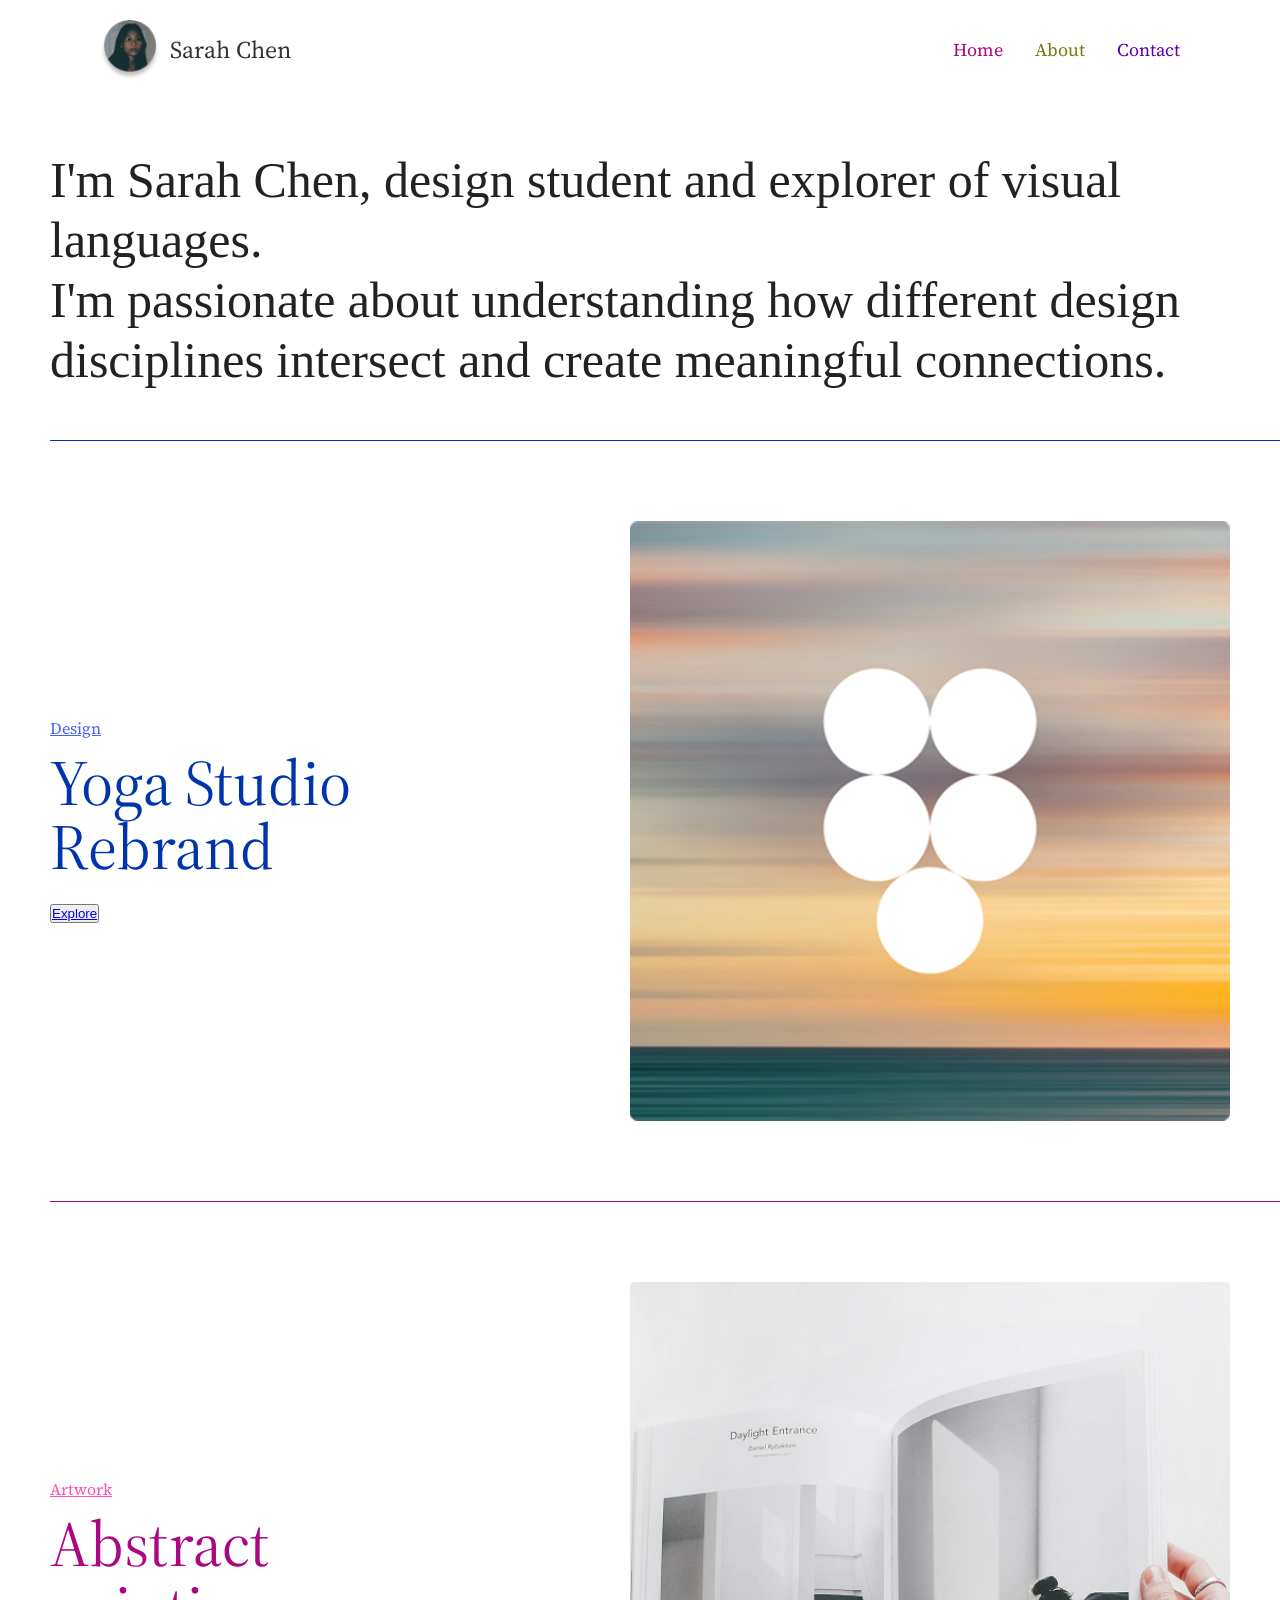
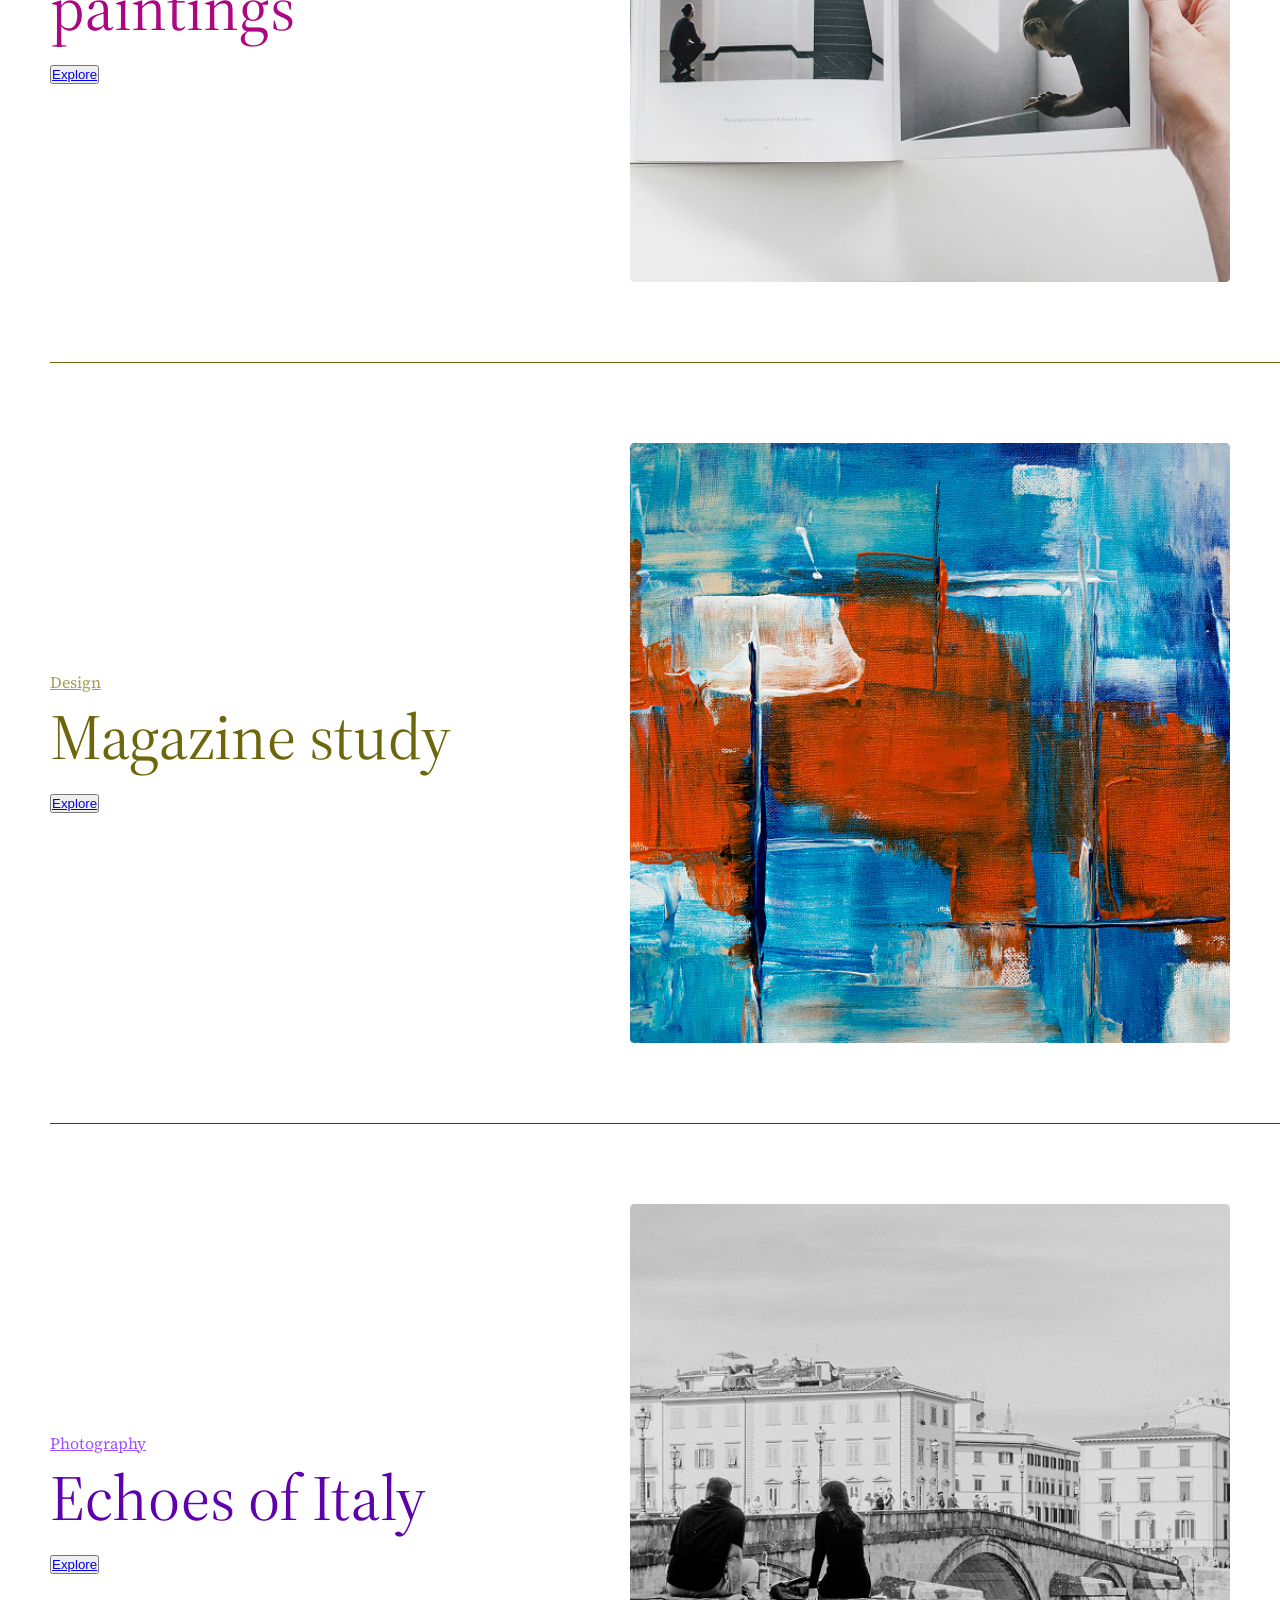
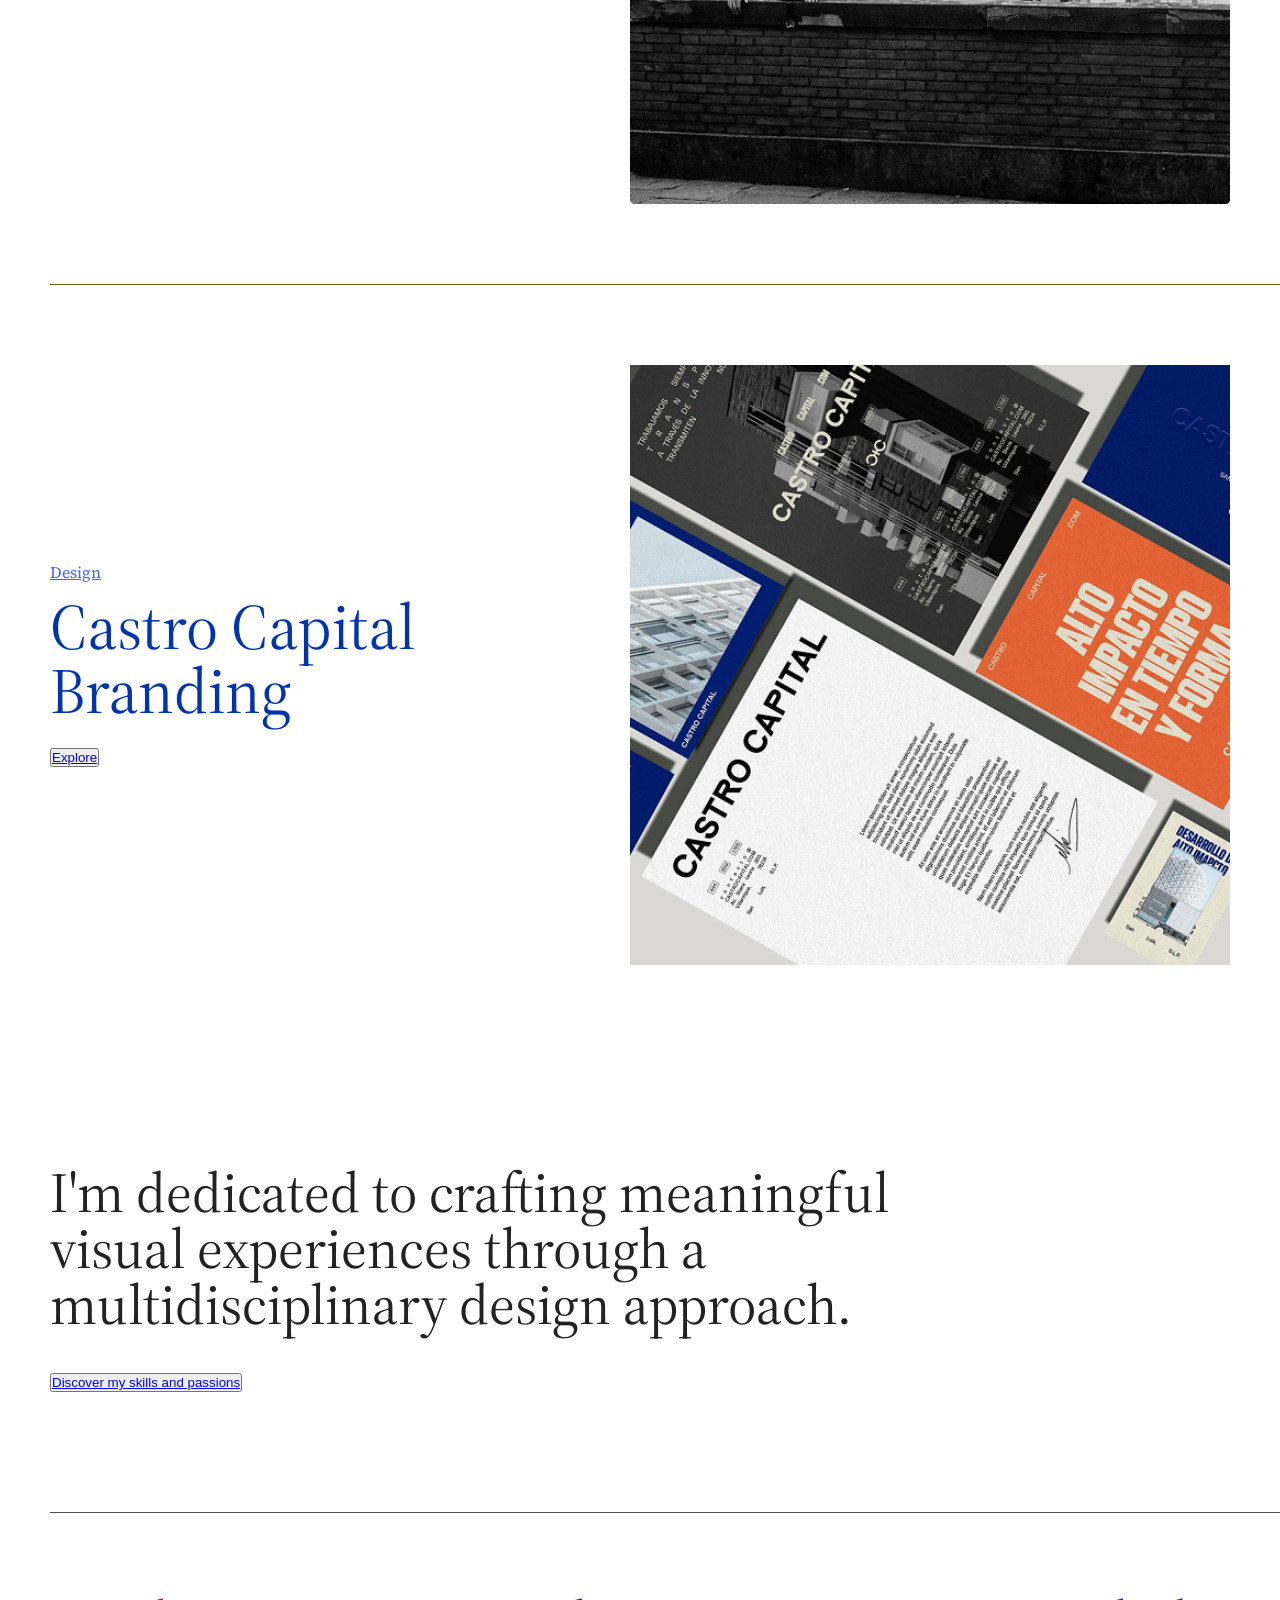
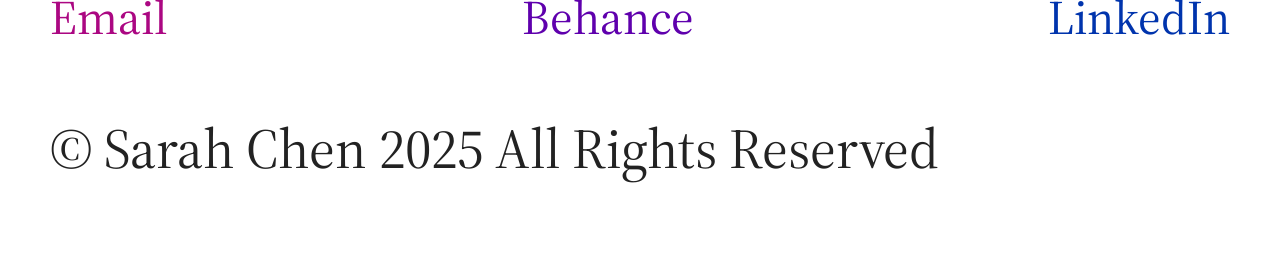
<file: index.html>
<!doctype html>
<html lang="en">
  <head>
    <link rel="stylesheet" href="style.css" />
    <link rel="preconnect" href="https://fonts.googleapis.com" />
    <link rel="preconnect" href="https://fonts.gstatic.com" crossorigin />

    <link
      href="https://fonts.googleapis.com/css2?family=Source+Serif+4:wght@300;400;600&display=swap"
      rel="stylesheet"
    />
    <meta charset="UTF-8" />
    <meta name="viewport" content="width=device-width, initial-scale=1.0" />
    <title>Sarah Chen</title>
  </head>
  <body>
    <div class="container">
      <header>
        <div class="logo">
          <img
            src="Minimalist Design Student Portfolio (Community)/logo.jpg"
            alt=""
          />
          <p>Sarah Chen</p>
        </div>
        <nav class="navbar">
          <a style="color: #ab0782" ; href="#">Home</a>
          <a style="color: #7f750e" ; href="#">About</a>
          <a style="color: #5f00ad" ; href="#">Contact</a>
        </nav>
      </header>
      <main>
        <section class="hero">
          <h2>
  I'm Sarah Chen, design student and explorer of visual languages. </h2> 
   <h2>I'm passionate about understanding how different design disciplines
 intersect and create meaningful connections.</h2>
          </h2>
        </section>
        <div class="line1"></div>
        <section class="projects">
          <article class="project">
            <div class="project-content">
              <span class="design">Design</span>
              <h2 style="color: #0034ad" ;>Yoga Studio Rebrand</h2>
              <button style="color: #0034ad" ;><a href="explorepage.html">Explore</a></button>
            </div>
            <div class="project-image">
              <img
                src="Minimalist Design Student Portfolio (Community)/pr1.jpg"
                alt="PROJECT1"
              />
            </div>
          </article>

          <div class="line2"></div>

          <article class="project">
            <div class="project-content">
              <span class="artwork">Artwork</span>
              <h2 style="color: #ab0782" ;>Abstract paintings</h2>
              <button style="color: #ab0782" ;><a href="explorepage.html">Explore</a></button>
            </div>
            <div class="project-image">
              <img
                src="Minimalist Design Student Portfolio (Community)/pr2.jpg"
                alt="PROJECT2"
              />
            </div>
          </article>

          <div class="line3"></div>

          <article class="project">
            <div class="project-content">
              <span class="editorial">Design</span>
              <h2 style="color: #6e660a;" >Magazine study</h2>
              <button style="color: #6e660a;"> <a href="explorepage.html">Explore</a></button>
            </div>
            <div class="project-image">
              <img
                src="Minimalist Design Student Portfolio (Community)/pr3.jpg"
                alt="PROJECT3"
              />
            </div>
          </article>

          <div class="line4"></div>

          <article class="project">
            <div class="project-content">
              <span class="photography">Photography</span>
              <h2 style="color: #5f00ad;" >Echoes of Italy</h2>
              <button style="color: #5f00ad;" ><a href="explorepage.html">Explore</a></fbutton>
            </div>
            <div class="project-image">
              <img
                src="Minimalist Design Student Portfolio (Community)/pr4.jpg"
                alt="PROJECT4"
              />
            </div>
          </article>

          <div class="line5"></div>

          <article class="project">
            <div class="project-content">
              <span class="branding">Design</span>
              <h2 style="color: #0034ad">Castro Capital Branding</h2>
              <button style="color: #0034ad"> <a href="explorepage.html">Explore</a></button>
            </div>

            <div class="project-image">
              <img
                src="Minimalist Design Student Portfolio (Community)/pr5.jpg"
                alt="PROJECT5"
              />
            </div>
          </article>
        </section>
        <section class="about">
          <h2>
            I'm dedicated to crafting meaningful visual experiences through a
            multidisciplinary design approach.
          </h2>
          <button><a href="skillsandfashions.html">Discover my skills and passions</a></button>
        </section>
      </main>

      <div class="line6"></div>

      <footer class="footer">
        <div class="footer-links">
          <a style="color: #ab0782" target="_blank" href="mailto:tarunbirla765@gmail.com"
            >Email</a
          >
          <a style="color: #5f00ad" target="_blank" href="https://www.behance.net/tarunbirla09">Behance</a>
          <a style="color: #0034ad" target="_blank" ; href="">LinkedIn</a>
        </div>
        <p>© Sarah Chen 2025 All Rights Reserved</p>
      </footer>
    </div>
    <script>

window.addEventListener("scroll", function () {
  let img = document.querySelector(".logo img");
  img.style.transform = "rotate(" + window.scrollY * 0.1 + "deg)";
});
const img = document.querySelector(".logo img");

let angle = 0;

img.addEventListener("click", () => {
  angle += 30; // small rotation step (change this value if needed)
  img.style.transition = "transform 0.3s ease";
  img.style.transform = `rotate(${angle}deg)`;
});
const projects = document.querySelectorAll(".project");

function revealOnScroll() {
  projects.forEach((item) => {
    const windowHeight = window.innerHeight;
    const elementTop = item.getBoundingClientRect().top;

    if (elementTop < windowHeight - 100) {
      item.style.opacity = "1";
      item.style.transform = "translateY(0)";
    }
  });
}

window.addEventListener("scroll", revealOnScroll);
revealOnScroll(); // run once on load

</script>
  </body>
</html>
</file>
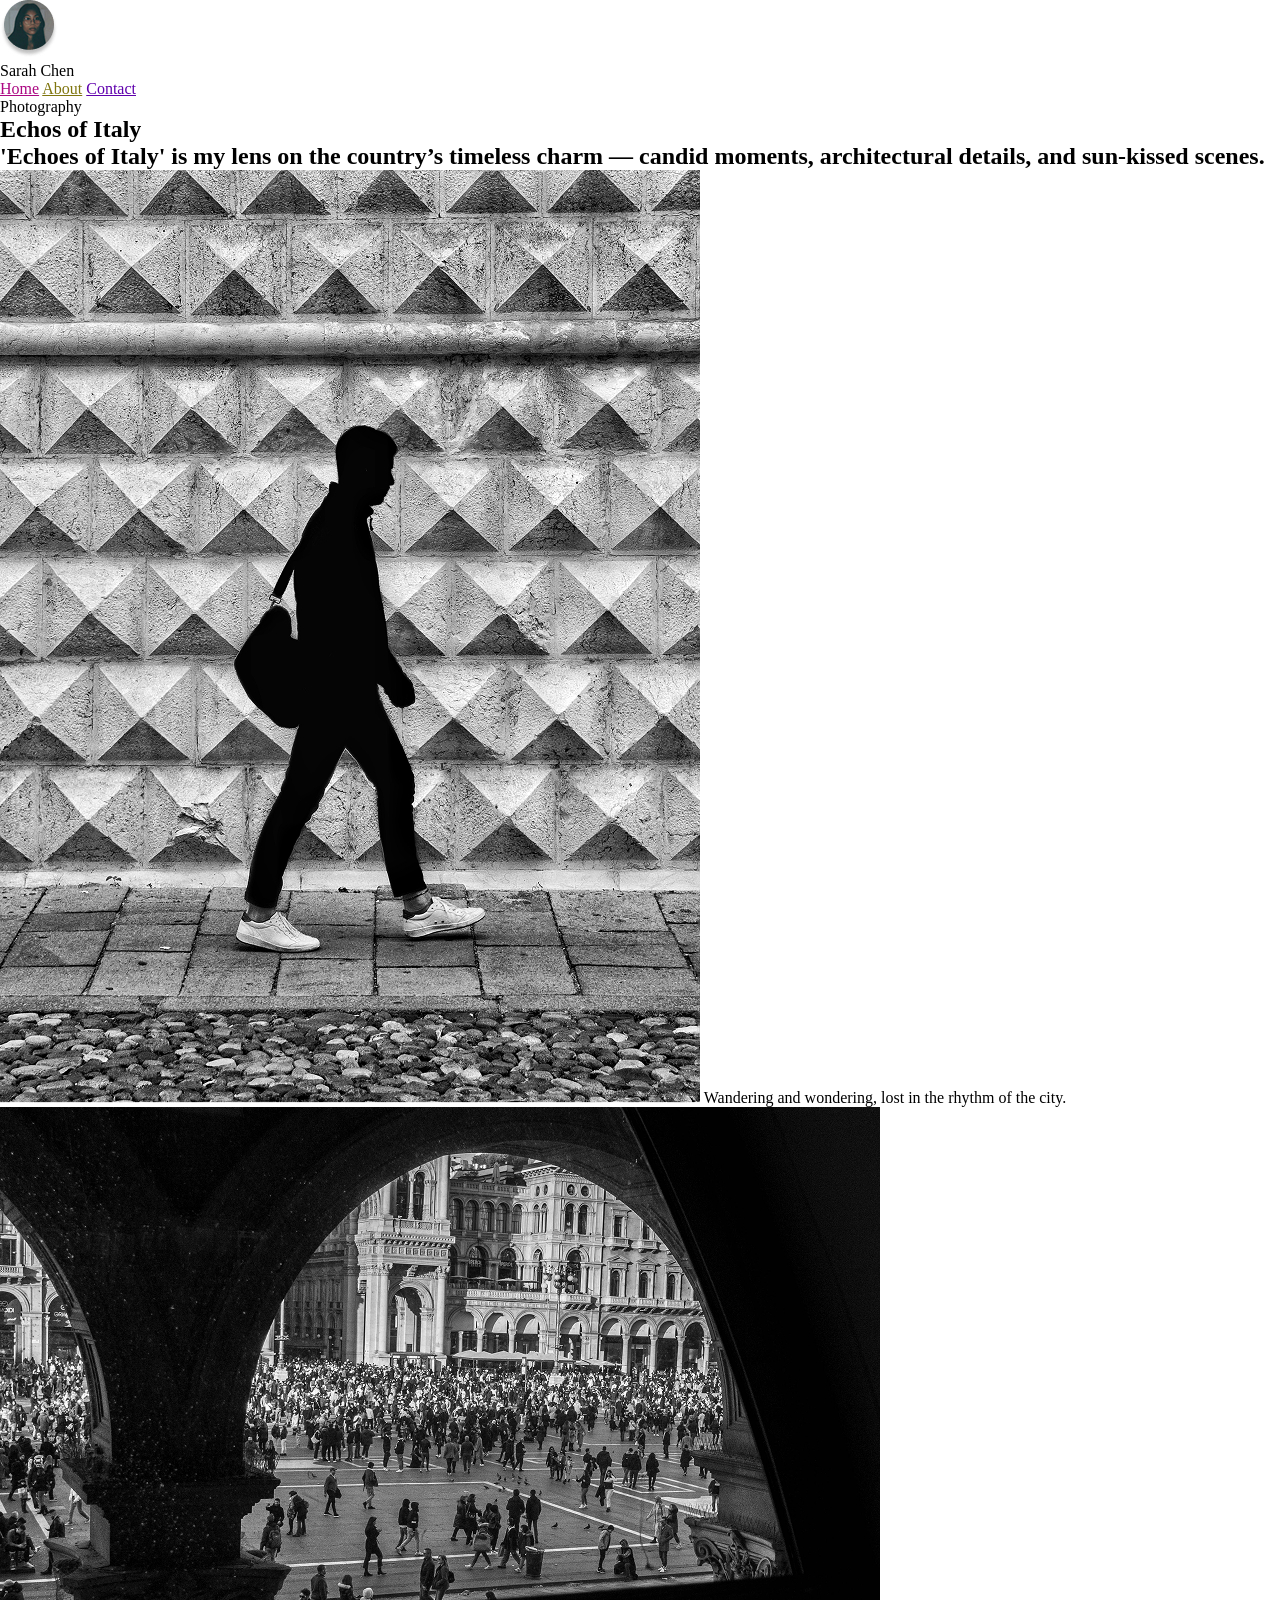
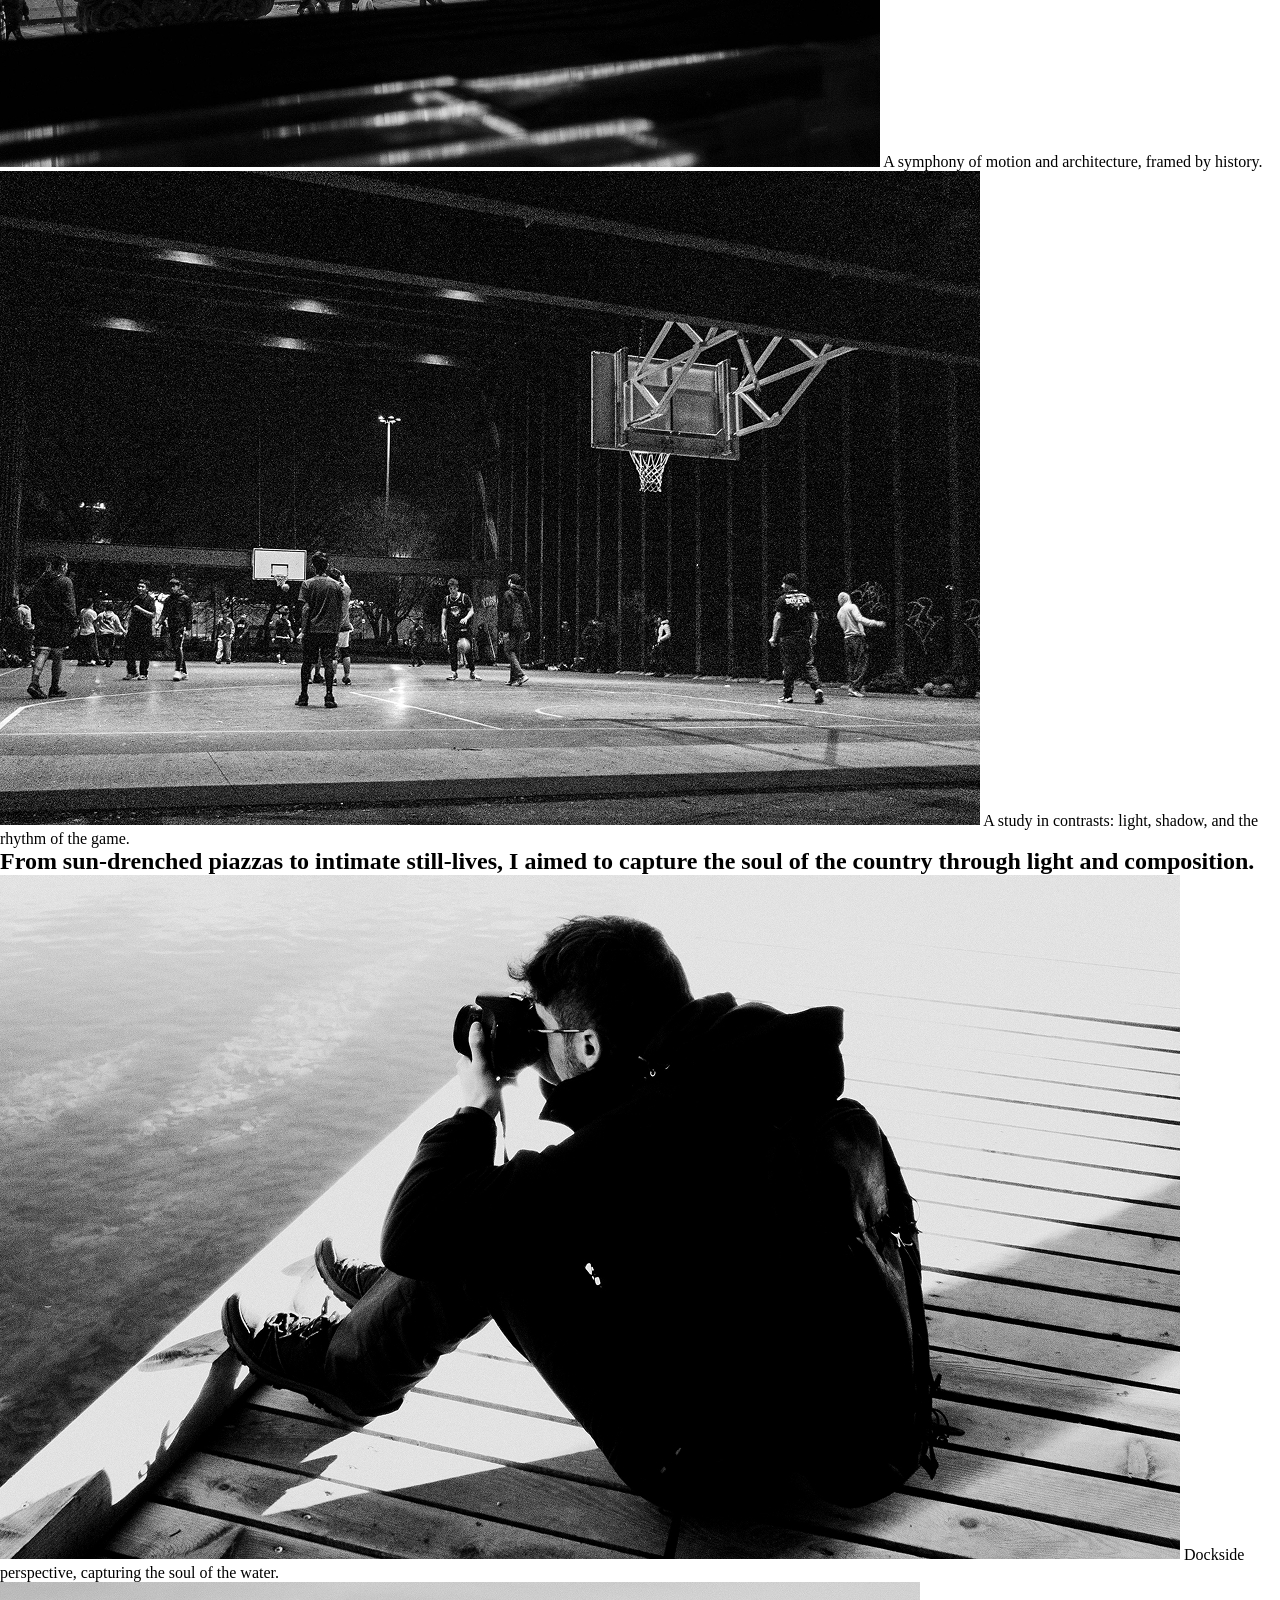
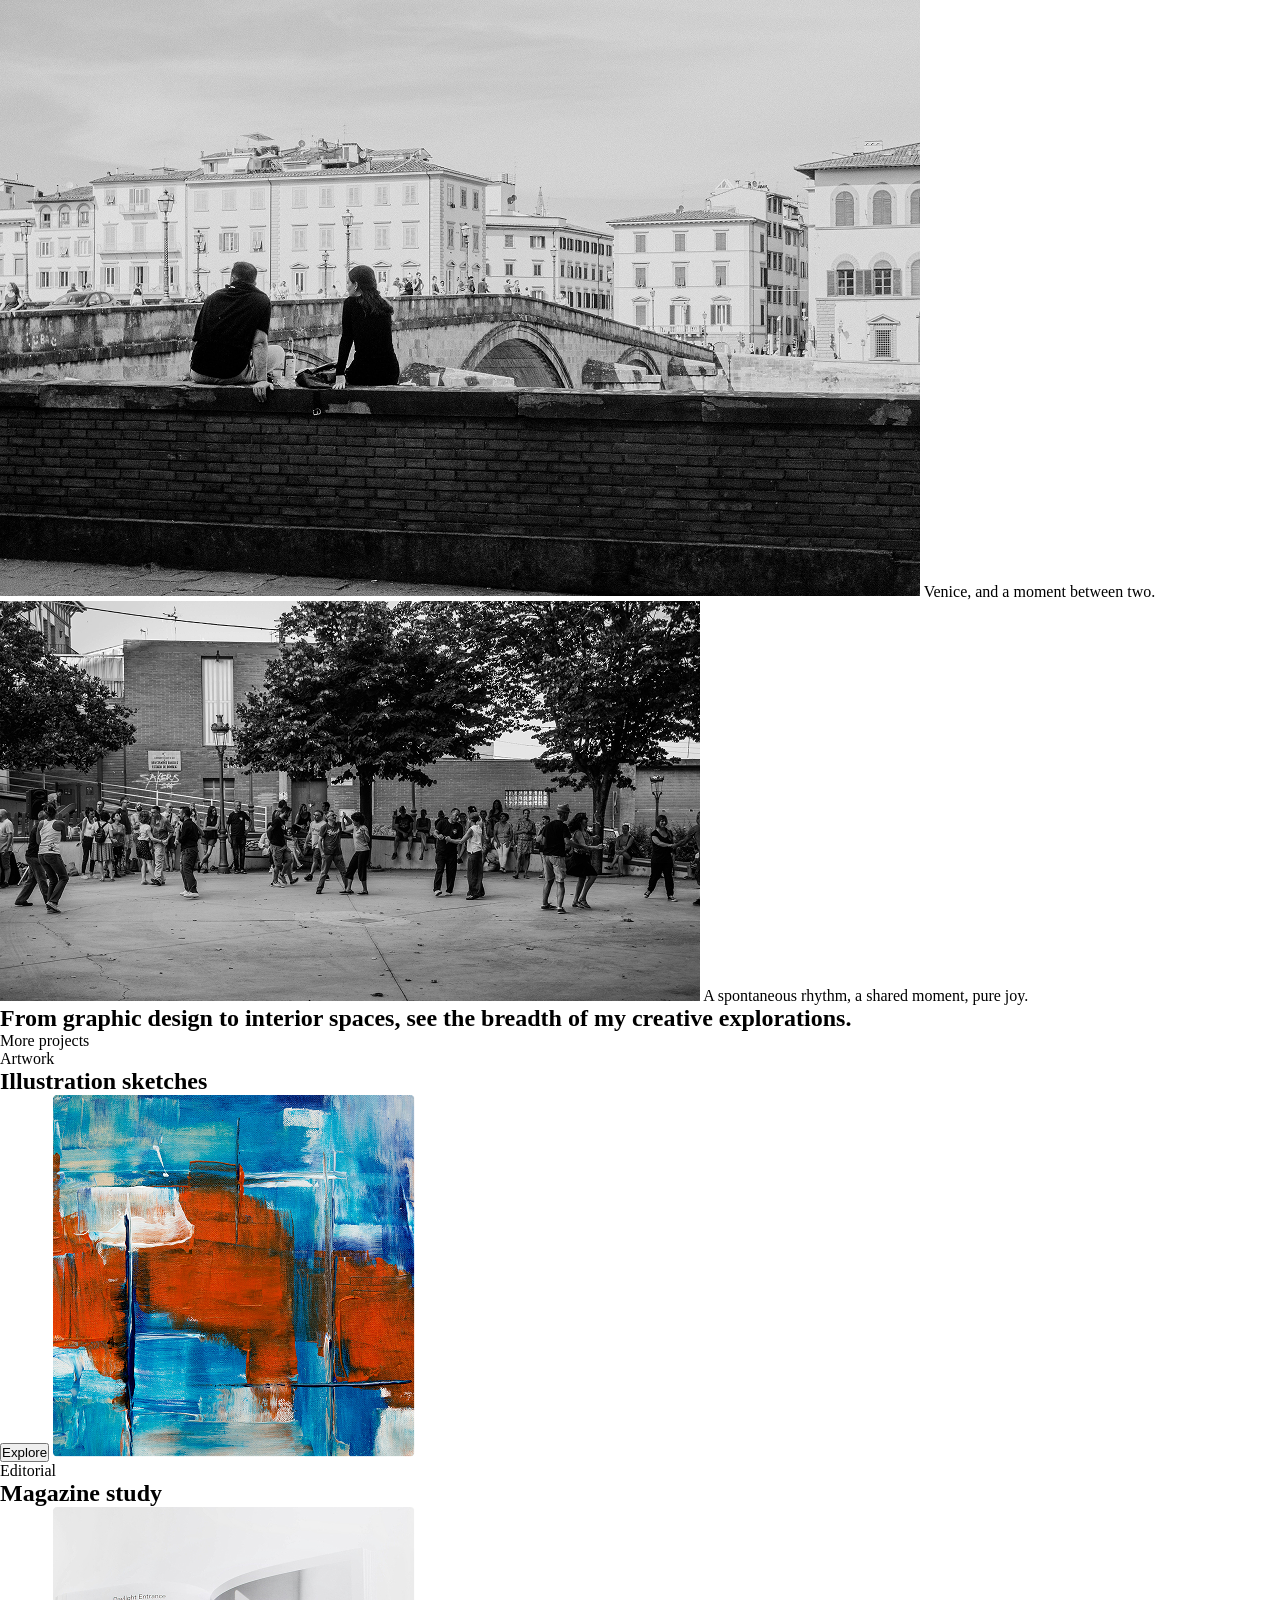
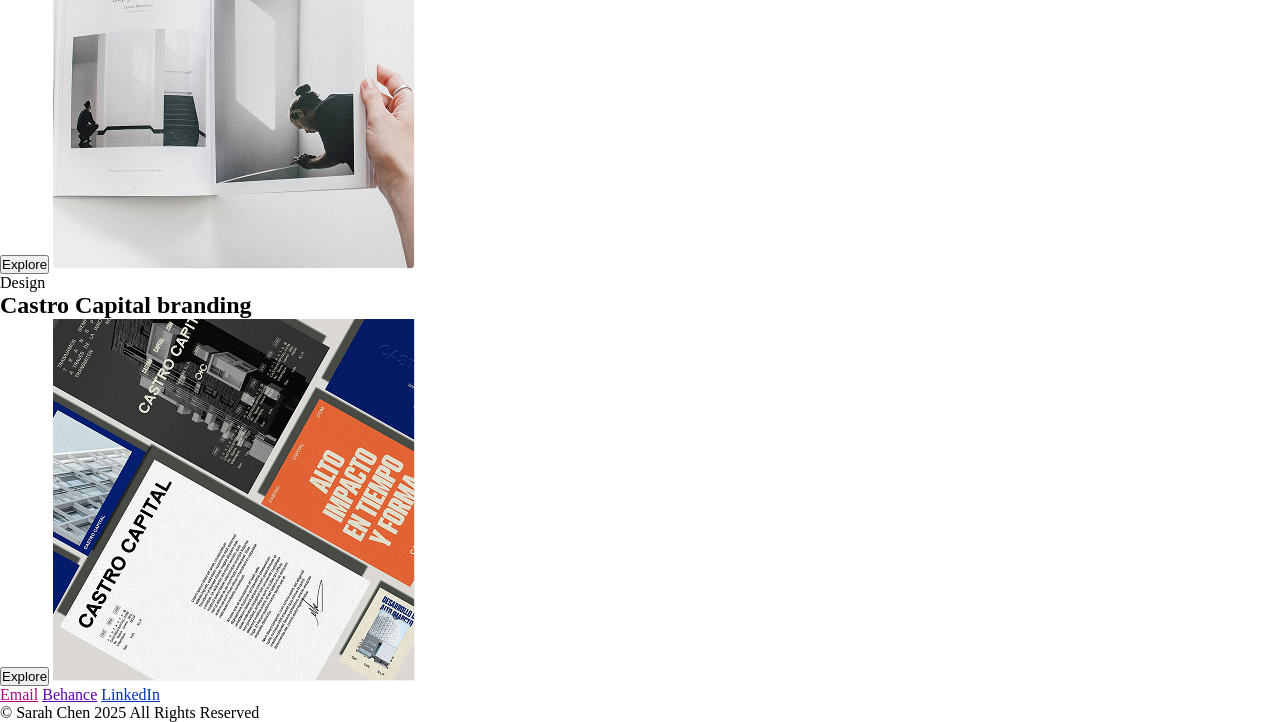
<file: explorepage.html>
<!DOCTYPE html>
<html lang="en">
<head>
     <link rel="stylesheet" href="explorepage.css"/>
    <link rel="preconnect" href="https://fonts.googleapis.com" />
    <link rel="preconnect" href="https://fonts.gstatic.com" crossorigin />
    <link
      href="https://fonts.googleapis.com/css2?family=Source+Serif+4:wght@300;400;600&display=swap"
      rel="stylesheet"
    />
    <meta charset="UTF-8">
    <meta name="viewport" content="width=device-width, initial-scale=1.0">
    <title> Explore</title>
</head>
<body>
    <div class="container">
      <header>
        <div class="logo">
          <img
            src="Minimalist Design Student Portfolio (Community)/logo.jpg"
            alt=""
          />
          <p>Sarah Chen</p>
        </div>
        <nav class="navbar">
          <a style="color: #ab0782" ; href="#">Home</a>
          <a style="color: #7f750e" ; href="#">About</a>
          <a style="color: #5f00ad" ; href="#">Contact</a>
        </nav>
      </header>
      <main>
        <section class="hero">
            <span class="photography">Photography</span>
            <h1 class="echos">Echos of Italy</h1>
            <h1>'Echoes of Italy' is my lens on the country’s timeless charm — candid moments, architectural details, and sun-kissed scenes. </h1>
            </section>
            <section class="images">
                <div class="echoes">
                <img src="Minimalist Design Student Portfolio (Community)/page2 first.jpg" alt="">
                <span class="wondered">Wandering and wondering, lost in the rhythm of the city.</span>
            </div>
            <div class="public">
                <img src="Minimalist Design Student Portfolio (Community)/page2 second.jpg" alt="">
                <span class="public">A symphony of motion and architecture, framed by history.</span>
            </div>
            <div class="basketball">
                <img src="Minimalist Design Student Portfolio (Community)/page2 third.jpg" alt="">
                <span class="basketball">A study in contrasts: light, shadow, and the rhythm of the game.</span>
            </div>
            <div class="photograper">
                <h1>From sun-drenched piazzas to intimate still-lives, I aimed to capture the soul of the country through light and composition.</h1>
                <img src="Minimalist Design Student Portfolio (Community)/page2 fourth.jpg" alt="">
                <span class="photographer">Dockside perspective, capturing the soul of the water.</span>
            </div>
            <div class="couple">
                <img src="Minimalist Design Student Portfolio (Community)/page2 fifth.jpg" alt="">
                <span class="couple">Venice, and a moment between two.</span>
            </div>
            <div class="dance">
                <img src="Minimalist Design Student Portfolio (Community)/page2 sixth.jpg" alt="">
                <span class="dance">A spontaneous rhythm, a shared moment, pure joy.</span>
            </div>
            </section>
            <section class="moreprojects">
                <div class="line"></div>
                <h1>From graphic design to interior spaces, see the breadth of my creative explorations.</h1>
                <span>More projects</span>
                <div class="pinkline"></div>
                <div class="artwork">
                    <span>Artwork</span>
                    <h1>Illustration
sketches</h1>
               <button class="artwork">Explore</button>
               <img src="Minimalist Design Student Portfolio (Community)/page 2 artwork.jpg" alt="">
                </div>
                <div class="greenline"></div>
                <div class="editorial">
                    <span class="editorial">
                        Editorial
                    </span>
                    <h1>Magazine
study</h1>
<button class="editorial">Explore</button>
<img src="Minimalist Design Student Portfolio (Community)/editorial.jpg" alt="">
</div>
<div class="blueline"></div>
<div class="design">
    <span class="design">Design</span>
    <h1>Castro Capital branding</h1>
    <button class="design">Explore</button>
    <img src="Minimalist Design Student Portfolio (Community)/design.jpg" alt="">
</div>
            </section>
            <div class="line"></div>
      </main>
    <footer class="footer">
        <div class="footer-links">
          <a style="color: #ab0782" href="mailto:tarunbirla765@gmail.com">Email</a >
          <a style="color: #5f00ad" href="#">Behance</a>
          <a style="color: #0034ad" ; href="#">LinkedIn</a>
        </div>
        <p>© Sarah Chen 2025 All Rights Reserved</p>
      </footer>
    </div>
  </body>
</html>
</file>
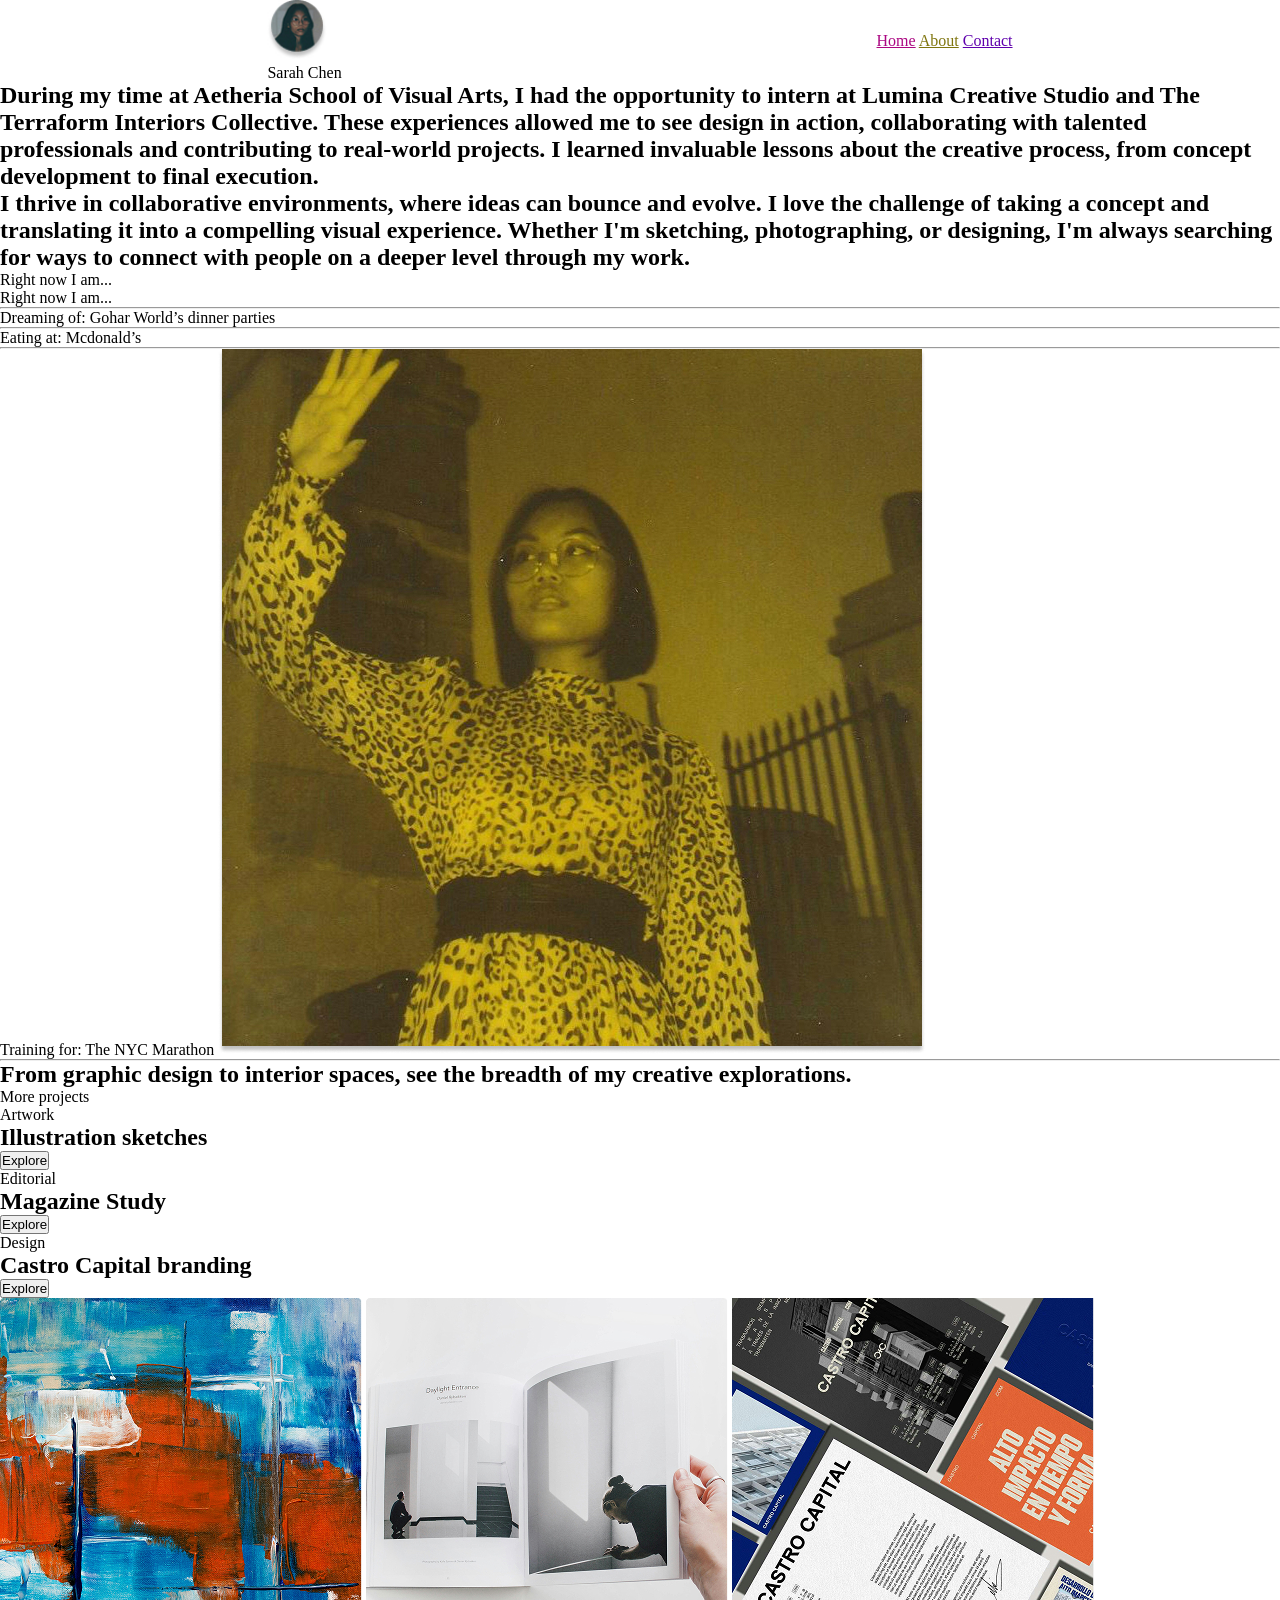
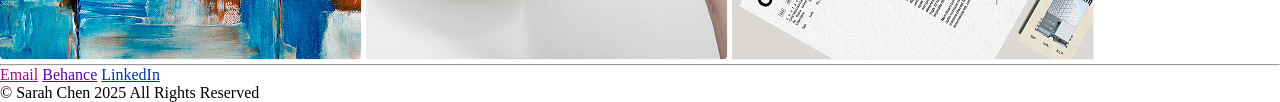
<file: skillsandfashions.html>
<!DOCTYPE html>
<html lang="en">
<head>
     <link rel="stylesheet" href="skillsandfashion.css" />
    <link rel="preconnect" href="https://fonts.googleapis.com" />
    <link rel="preconnect" href="https://fonts.gstatic.com" crossorigin />

    <link
      href="https://fonts.googleapis.com/css2?family=Source+Serif+4:wght@300;400;600&display=swap"
      rel="stylesheet"
    />
    <meta charset="UTF-8">
    <meta name="viewport" content="width=device-width, initial-scale=1.0">
    <title>Skills and fashion</title>
</head>
<body>
      <div class="container">
      <header>
        <div class="logo">
          <img
            src="Minimalist Design Student Portfolio (Community)/logo.jpg"
            alt=""
          />
          <p>Sarah Chen</p>
        </div>
        <nav class="navbar">
          <a style="color: #ab0782" ; href="#">Home</a>
          <a style="color: #7f750e" ; href="#">About</a>
          <a style="color: #5f00ad" ; href="#">Contact</a>
        </nav>
      </header>
      <main>
        <section class="hero">
            <h1>During my time at Aetheria School of Visual Arts, I had the opportunity to intern at Lumina Creative Studio and The Terraform Interiors Collective. These experiences allowed me to see design in action, collaborating with talented professionals and contributing to real-world projects. I learned invaluable lessons about the creative process, from concept development to final execution.</h1>
            <h1>I thrive in collaborative environments, where ideas can bounce and evolve. I love the challenge of taking a concept and translating it into a compelling visual experience. Whether I'm sketching, photographing, or designing, I'm always searching for ways to connect with people on a deeper level through my work.</h1>
            </section>
            <div class="line1"></div>
            <div class="line2"></div>
            <section class="Sarahchen">
                <span>Right now I am...</span>
                <p>Right now I am...</p>
                <hr>
                <span>Dreaming of: Gohar World’s dinner parties</span>
                <hr>
                <span>Eating at: Mcdonald’s</span>
                <hr>
                <span>Training for: The NYC Marathon</span>
                <img src="Minimalist Design Student Portfolio (Community)/sarah.jpg" alt="">
                <hr>
            </section>
            <section class="moreprojects">
                <h1>From graphic design to interior spaces, see the breadth of my creative explorations.</h1>
                <span>More projects</span>
                <div class="pinkline"></div>
                <div class="greenline"></div>
                <div class="blueline"></div>
                <div class="artwork">
                    <span class="artwork">Artwork</span>
                    <h1>Illustration sketches</h1>
                    <button class="artwork">Explore</button>
                </div>
                <div class="editorial">
                    <span class="editorial">Editorial</span>
                    <h1>Magazine 
                        Study
                    </h1>
                    <button class="Editorial">
                        Explore
                    </button>
                </div>
                <div class="design">
                    <span class="design">Design</span>
                    <h1>Castro Capital branding</h1>
                    <button class="design">Explore</button>
                </div>
                <img src="Minimalist Design Student Portfolio (Community)/page 2 artwork.jpg" alt="">
                <img src="Minimalist Design Student Portfolio (Community)/editorial.jpg" alt="">
                <img src="Minimalist Design Student Portfolio (Community)/design.jpg" alt="">
            </section>
            <hr>
            </main>
            <footer class="footer">
        <div class="footer-links">
          <a style="color: #ab0782" href="mailto:tarunbirla765@gmail.com"
            >Email</a
          >
          <a style="color: #5f00ad" href="#">Behance</a>
          <a style="color: #0034ad" ; href="#">LinkedIn</a>
        </div>
        <p>© Sarah Chen 2025 All Rights Reserved</p>
      </footer>
    </div>
</body>
</html>
</file>
<file: style.css>
* {
  margin: 0;
  padding: 0px 0px 0px 0px;
  box-sizing: border-box;
}
body {
  font-family: "Source Serif 4", serif;
  background: hsl(0, 0%, 100%);
  color: #222;
  line-height: 1;
}
.container {
  max-width: 1500px; /*this will make content centered and nothing will touches edges*/
  margin: auto;
  padding: 0 50px;
}
header {
  display: flex;
  justify-content: space-between;
  align-items: center;
  align-content: stretch;
  padding: 20px 50px;
  position: sticky;
  top: 0;
  z-index: 1000;
}
.logo {
  display: flex;
  align-items: center;
  gap: 10px;
}

.logo img {
  width: 60px;
  height:60px;
  object-fit: cover;
  border-radius: 50%;
  display: block;
  cursor: pointer;
  transition: transform 0.3s ease;
  cursor: pointer;
}
.logo img {
  transition: transform 0.3s ease;
  transform-origin: center;
}

.logo img:hover {
  transform: rotate(-15deg) scale(1.05);
}
.logo p {
  font-size: 24px;
  font-weight: 400;
  color: #333;
  margin:0;
}

.navbar {
  display: flex;
  gap: 32px;
  align-items: left;
}

.navbar a {
  text-decoration: none;
  color: #666;
  font-size: 18px;
  transition: 0.3s;
}

.navbar a:hover {
  color: #000;
}
.hero {
  padding: 50px 0;
}
.hero h2 {
  font-family: Regular;
  font-size: 50px;
  font-weight: 200;
  line-height: 60px;
}
.line1 {
  width: 120%;
  height: 1px;
  background: #0034ad;
}
.line2 {
  width: 120%;
  height: 1px;
  background: #ab0782;
}
.line3 {
  width: 120%;
  height: 1px;
  background: #6e660a;
}
.line4 {
  width: 120%;
  height: 1px;
  background: #5f00fd;
}
.line5 {
  width: 120%;
  height: 1px;
  background: #6e660a;
}
.line6 {
  width: 120%;
  height: 1px;
  background: #4f4f4f;
}
.project {
  display: flex;
  justify-content: space-between;
  align-items: center;
  padding: 80px 0;
  gap: 60px;
}
.project-content {
  width: 40%;
}
/*text left and image right*/
  
.project-content span {
  display: block;
  margin-bottom: 15px;
}
.project-content h2 {
  /*large project title*/
  
  font-size: 4rem;
  font-weight: 400;
  margin-bottom: 25px;
}
.project-image {
  width: 60%;
}
 
.project-image img {
  width: 100%; /*images align right*/
  width: 600px;
  height: 600px;
  margin-left: auto;
  height: auto;
  display: block;
}
.design {
  text-decoration: underline;
  color: #4563ff;
}
.artwork {
  text-decoration: underline;
  color: #ff4fb7;
}
.editorial {
  text-decoration: underline;
  color: #a3a050;
}
.photography {
  text-decoration: underline;
  color: #a04fff;
}
.branding {
  text-decoration: underline;
  color: #4563ff;
}
.project-content {
  color: inherit;
}
.about {
  padding: 120px 0;
}
.about h2 {
  font-size: 3.5rem;
  font-weight: 400;
  max-width: 900px;
  margin-bottom: 40px;
}
.footer {
  padding: 80px 0;
}
.footer-links {
  display: flex;
  justify-content: space-between;
  margin-bottom: 80px;
}
.footer-links a {
  text-decoration: none;
  font-size: 3rem;
}
.footer p {
  font-size: 3.5rem;
  text-align: left;
}
button{
  padding: 20 20px;
}
button:hover{
  background-color: #000;
  color: #fff;
}
</file>
<file: explorepage.css>
*{
    padding: 0;
    margin:0;
    box-sizing:0;
}
.container{
    max-width: 1500px;
    
}
</file>
<file: skillsandfashion.css>
*{
    padding:0;
    margin: 0;
    box-sizing: border-box;
}
.container{
    max-width: 1500px;
    font-family: Source Serif;

}
header{
    display: flex;
    justify-content: space-around;
    align-items: center;
}
.logo img{
    width: 60px;
    height:60px;
}
.logo p{
    
}
</file>
